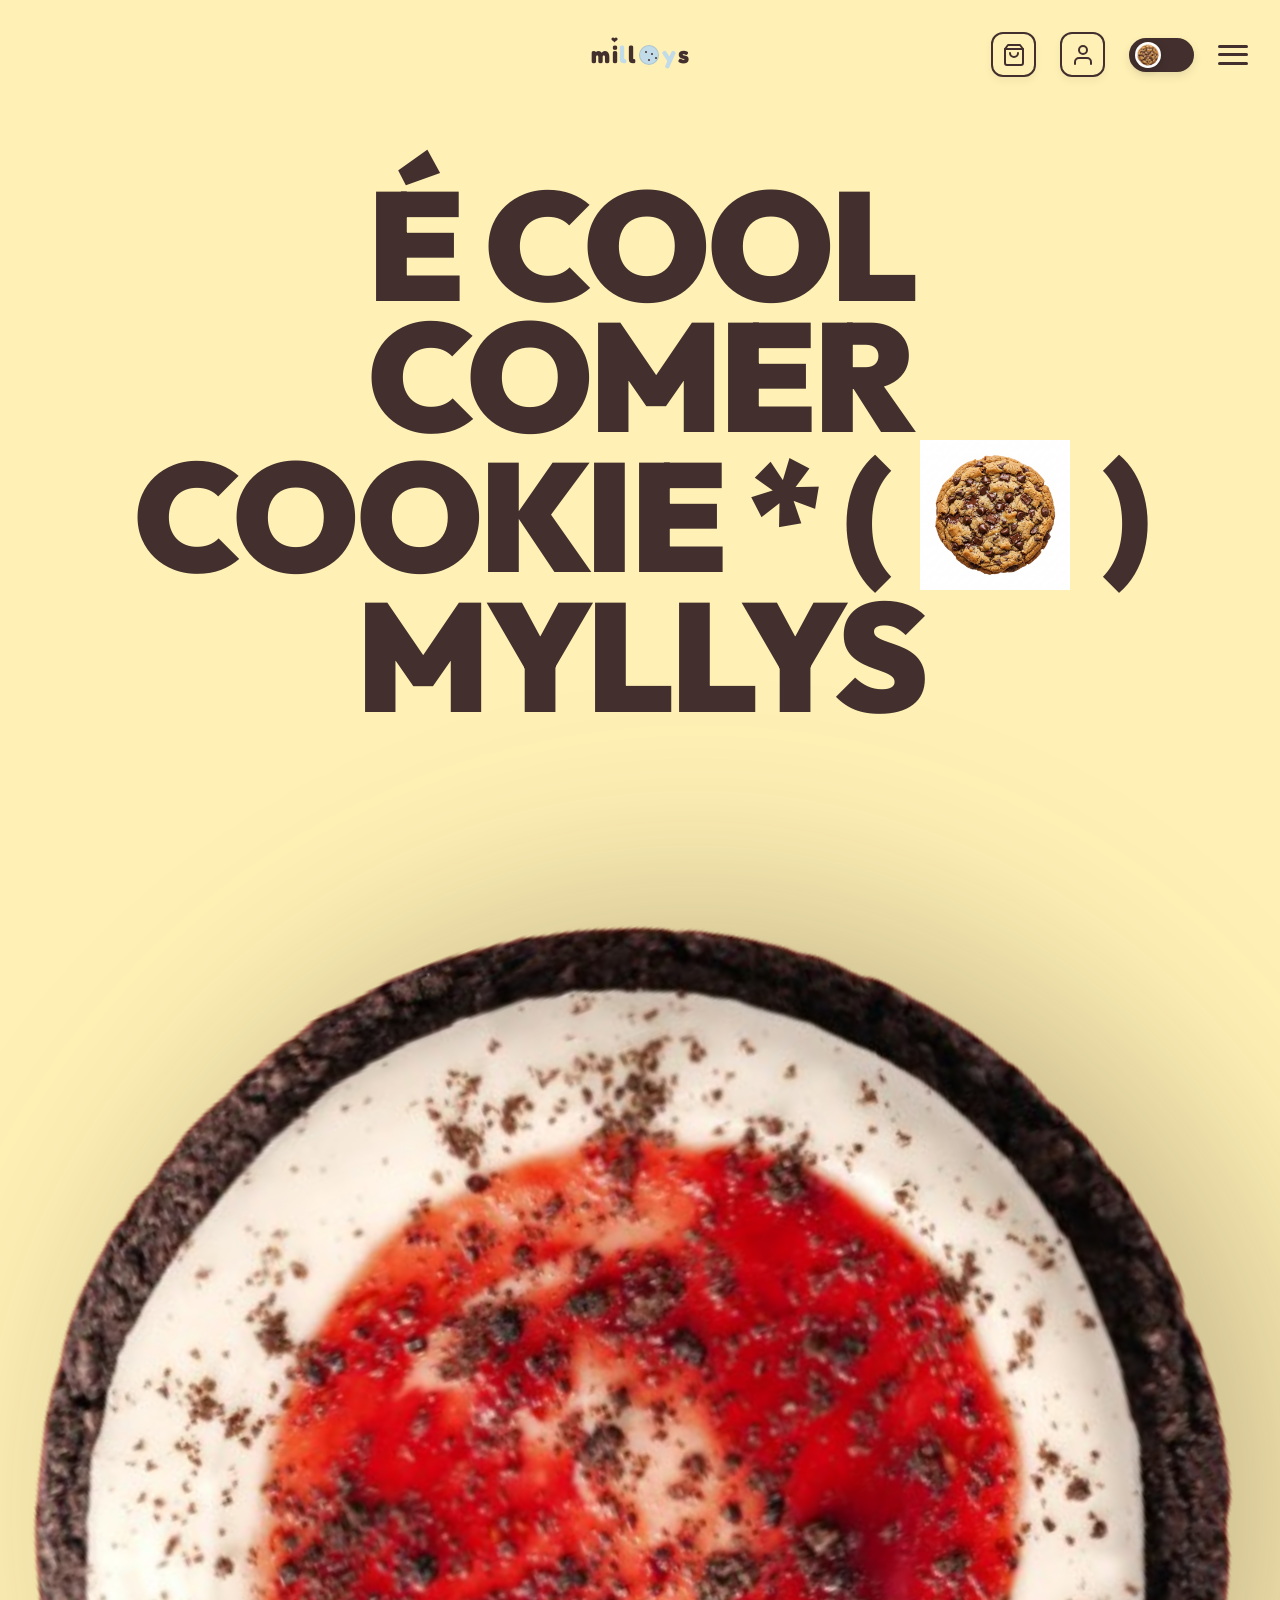
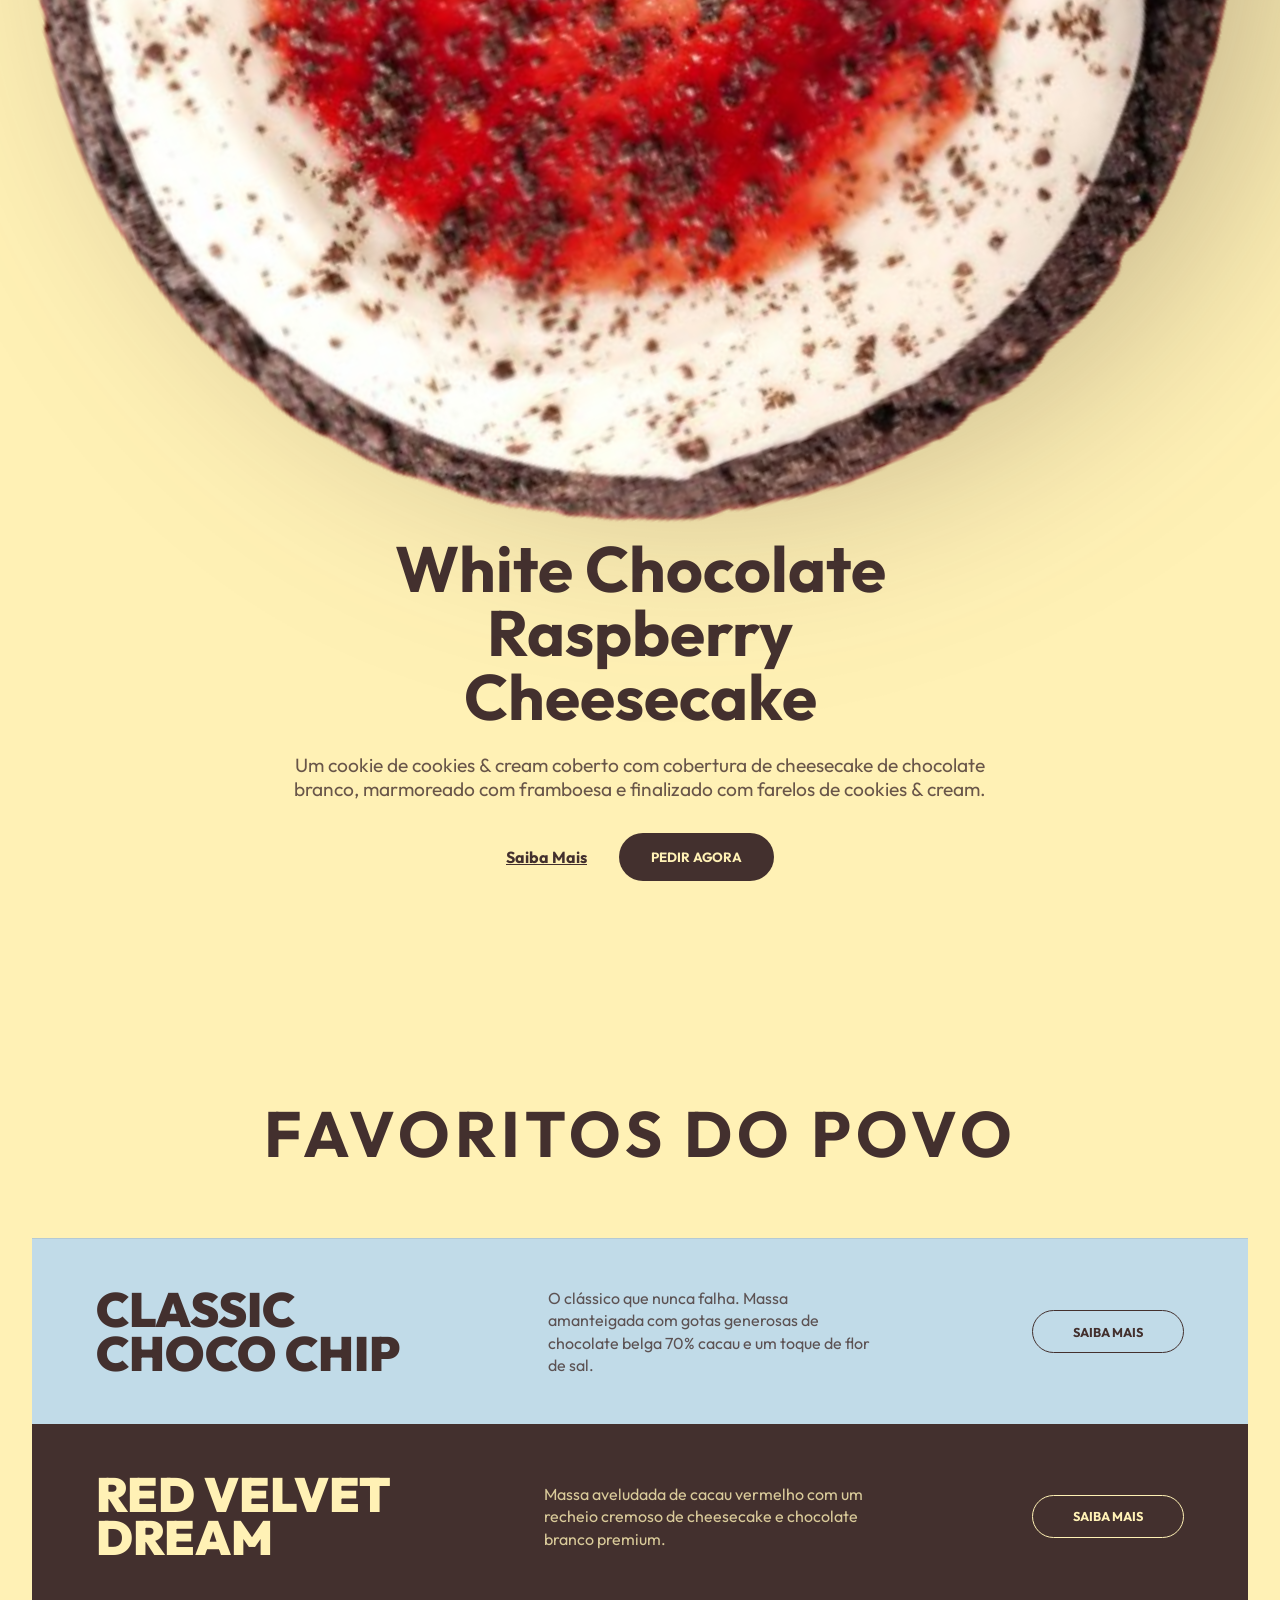
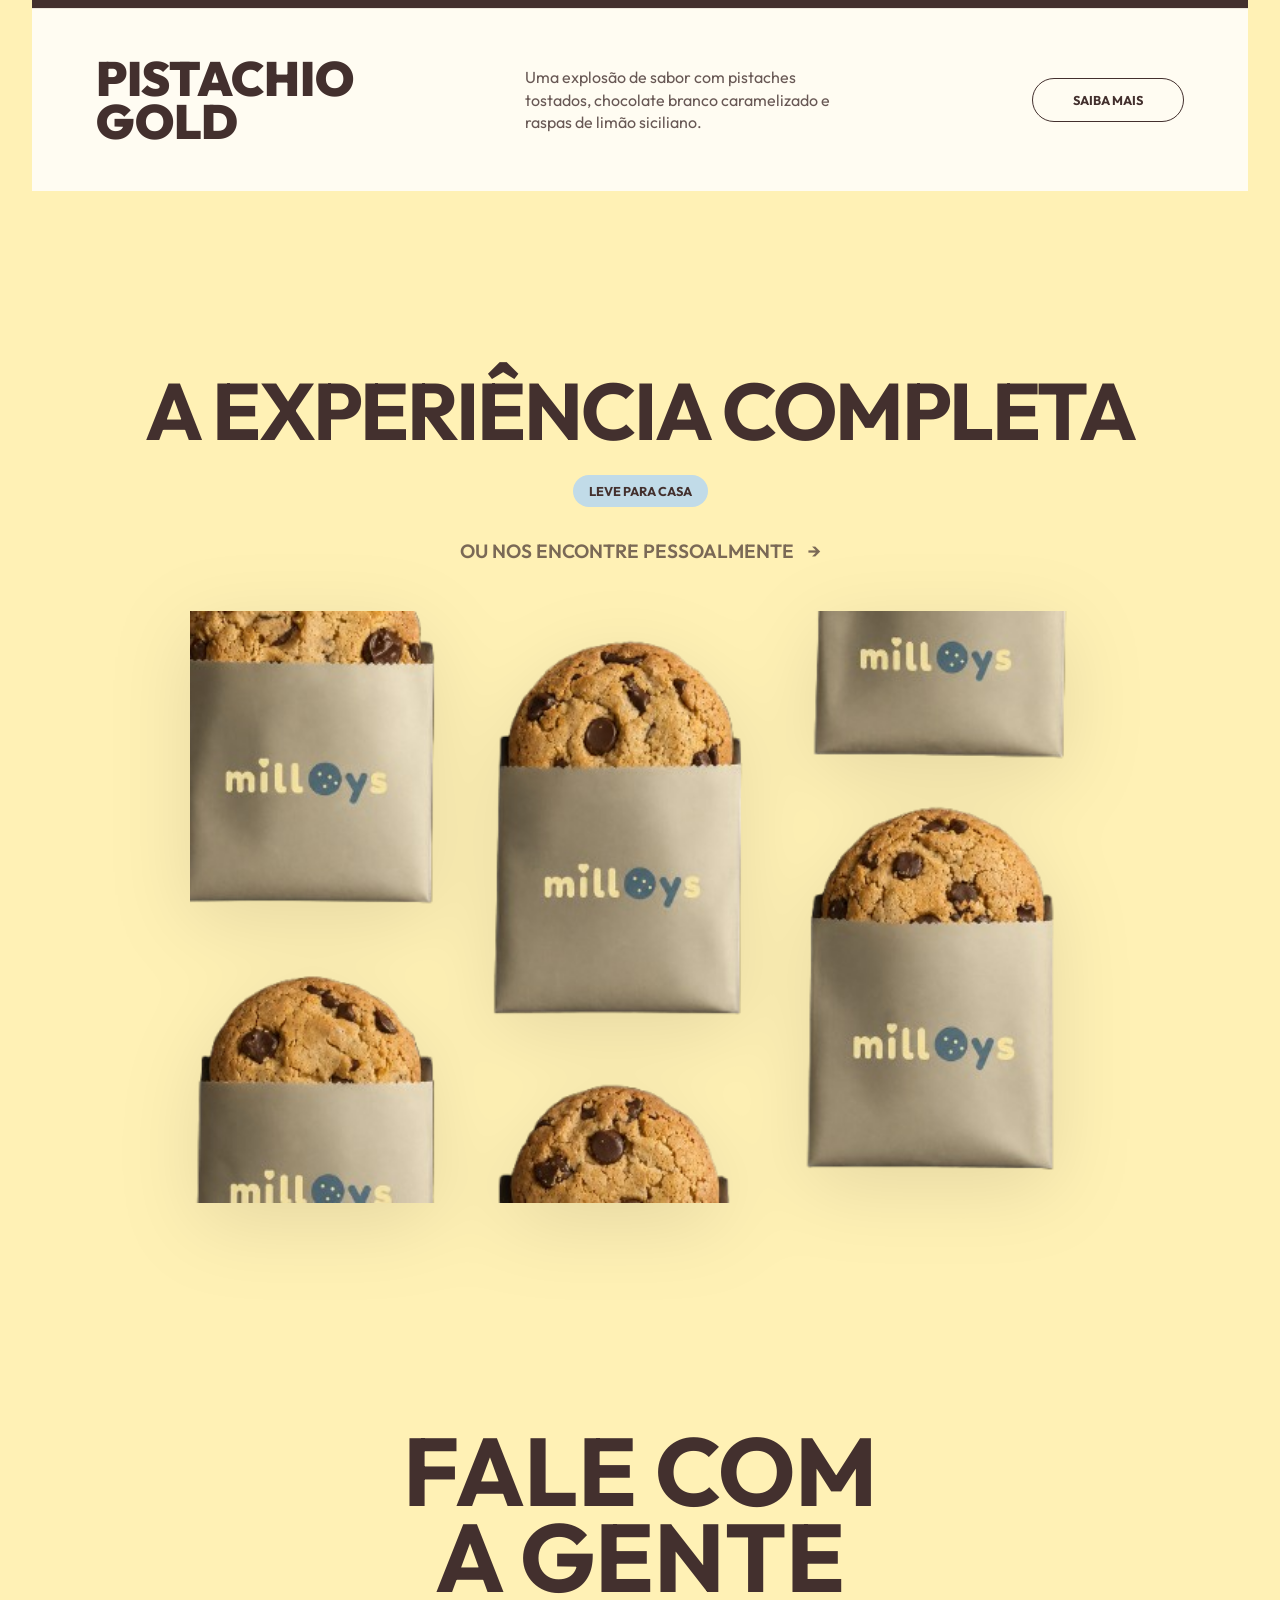
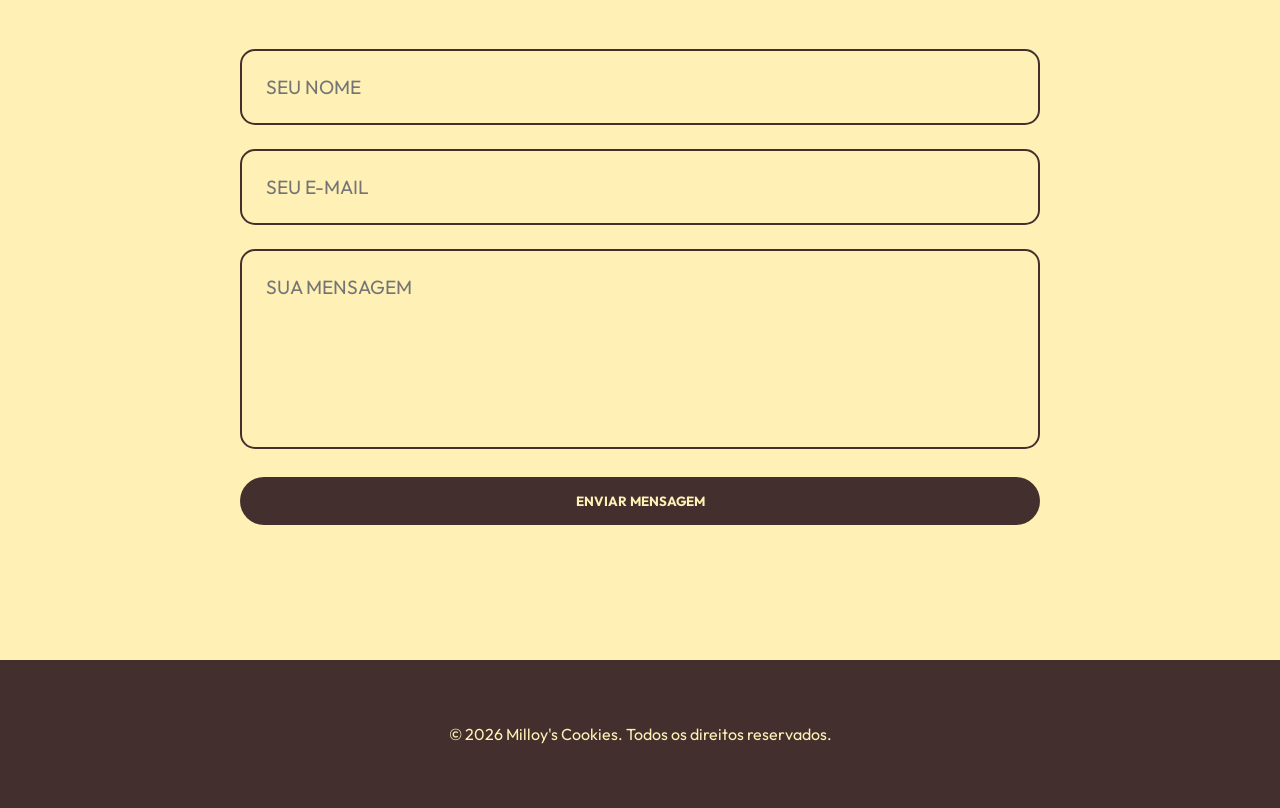
<file: teste/index.html>
<!DOCTYPE html>
<html lang="pt-br">
<head>
    <meta charset="UTF-8">
    <meta name="viewport" content="width=device-width, initial-scale=1.0">
    <title>Milloy's Cookies | Sabores Inesquecíveis</title>
    <link rel="stylesheet" href="style.css">
    <link href="https://fonts.googleapis.com/css2?family=Gochi+Hand&display=swap" rel="stylesheet">
</head>
<body>
    <header>
        <div class="header-placeholder"></div>
        <a href="#" class="logo-small" id="main-logo">
            <span class="m">m</span>
            <span class="i">i<span class="heart">❤</span></span>
            <span class="l1">l</span>
            <span class="l2">l</span>
            <span class="cookie-o"></span>
            <span class="glass-y">y</span>
            <span class="s">s</span>
        </a>
        <div class="header-placeholder right">
            <button id="cart-icon-btn" class="icon-btn" aria-label="Carrinho">
                <svg viewBox="0 0 24 24" width="24" height="24" stroke="currentColor" stroke-width="2" fill="none" stroke-linecap="round" stroke-linejoin="round"><path d="M6 2L3 6v14a2 2 0 0 0 2 2h14a2 2 0 0 0 2-2V6l-3-4Z"></path><line x1="3" y1="6" x2="21" y2="6"></line><path d="M16 10a4 4 0 0 1-8 0"></path></svg>
            </button>
            <button id="user-icon-btn" class="icon-btn" aria-label="Login">
                <svg viewBox="0 0 24 24" width="24" height="24" stroke="currentColor" stroke-width="2" fill="none" stroke-linecap="round" stroke-linejoin="round"><path d="M20 21v-2a4 4 0 0 0-4-4H8a4 4 0 0 0-4 4v2"></path><circle cx="12" cy="7" r="4"></circle></svg>
            </button>
            <button id="theme-toggle" class="theme-toggle" aria-label="Alternar tema">
                <span class="toggle-cookie"></span>
            </button>
            <button id="menu-toggle" class="menu-toggle" aria-label="Abrir menu">
                <span></span>
                <span></span>
                <span></span>
            </button>
        </div>
    </header>

    <nav class="nav-menu" id="nav-menu">
        <ul class="nav-links">
            <li><a href="#" class="nav-item" id="open-login" data-text="Login">Login</a></li>
            <li><a href="#" class="nav-item" data-text="Home">Home</a></li>
            <li><a href="#" class="nav-item" id="open-cart" data-text="Carrinho">Carrinho</a></li>
            <li><a href="#" class="nav-item" data-text="Locais">Locais</a></li>
            <li><a href="#" class="nav-item" data-text="Cardápio">Cardápio</a></li>
        </ul>
    </nav>

    <main>
        <section class="hero-minimal">
            <div class="hero-text-container">
                <h1 class="massive-text">
                    É COOL <br>
                    COMER <br>
                    <span class="text-with-image">
                        COOKIE * (
                        <div class="interactive-flavor-container">
                            <img src="cookie1.png" alt="Flavor" id="flavor-preview">
                        </div>
                        )
                    </span> <br>
                    MYLLYS
                </h1>
            </div>
        </section>

        <section class="featured-flavor" id="featured-section">
            <div class="flavor-content">
                <div class="cookie-scroll-container">
                    <img src="cookie_final.png" alt="Featured Cookie" id="scrolling-cookie">
                </div>
                <div class="flavor-info">
                    <span class="badge">Apenas esta semana</span>
                    <h2>White Chocolate <br> Raspberry <br> Cheesecake</h2>
                    <p>Um cookie de cookies & cream coberto com cobertura de cheesecake de chocolate branco, marmoreado com framboesa e finalizado com farelos de cookies & cream.</p>
                    <div class="flavor-actions">
                        <a href="#" class="link">Saiba Mais</a>
                        <button class="cta-button">Pedir Agora</button>
                    </div>
                </div>
            </div>
        </section>

        <section class="favorites-section" id="favorites-section">
            <h2 class="section-title">Favoritos do Povo</h2>
            
            <div class="favorites-container">
                <!-- Card 1 -->
                <div class="favorite-card" style="--bg-card: var(--blue);">
                    <div class="card-left">
                        <h3>Classic <br> Choco Chip</h3>
                    </div>
                    <div class="card-center">
                        <p>O clássico que nunca falha. Massa amanteigada com gotas generosas de chocolate belga 70% cacau e um toque de flor de sal.</p>
                    </div>
                    <div class="card-right">
                        <a href="#" class="read-more">Saiba Mais</a>
                    </div>
                </div>

                <!-- Card 2 -->
                <div class="favorite-card" style="--bg-card: var(--burgundy); --text-card: var(--buttermilk);">
                    <div class="card-left">
                        <h3>Red Velvet <br> Dream</h3>
                    </div>
                    <div class="card-center">
                        <p>Massa aveludada de cacau vermelho com um recheio cremoso de cheesecake e chocolate branco premium.</p>
                    </div>
                    <div class="card-right">
                        <a href="#" class="read-more">Saiba Mais</a>
                    </div>
                </div>

                <!-- Card 3 -->
                <div class="favorite-card" style="--bg-card: var(--cream-light);">
                    <div class="card-left">
                        <h3>Pistachio <br> Gold</h3>
                    </div>
                    <div class="card-center">
                        <p>Uma explosão de sabor com pistaches tostados, chocolate branco caramelizado e raspas de limão siciliano.</p>
                    </div>
                    <div class="card-right">
                        <a href="#" class="read-more">Saiba Mais</a>
                    </div>
                </div>
            </div>
        </section>



        <div class="horizontal-slider">
            <section class="showcase-section" id="packaging-showcase">
                <div class="showcase-container">
                    <div class="showcase-item packaging-side full-width">
                        <div class="packaging-text-overlay">
                            <h2>A EXPERIÊNCIA COMPLETA</h2>
                            <span class="badge">Leve para casa</span>
                            <p class="drag-hint">ou nos encontre pessoalmente <span class="arrow-swipe">→</span></p>
                        </div>
                        <img src="packaging.png" alt="Milloy's Packaging" class="packaging-img">
                    </div>
                </div>
            </section>

            <section class="locations-section" id="locations-section">
                <div class="locations-content">
                    <h2 class="massive-text-small">ONDE NOS <br> ENCONTRAR</h2>
                    <div class="locations-grid">
                        <div class="location-item">
                            <h3>São Paulo</h3>
                            <p>Rua dos Cookies, 123 - Pinheiros</p>
                            <p class="hours">Aberto até as 22h</p>
                        </div>
                        <div class="location-item">
                            <h3>Rio de Janeiro</h3>
                            <p>Av. Atlântica, 456 - Copacabana</p>
                            <p class="hours">Aberto até as 20h</p>
                        </div>
                        <div class="location-item">
                            <h3>Curitiba</h3>
                            <p>Rua XV de Novembro, 789 - Centro</p>
                            <p class="hours">Aberto até as 19h</p>
                        </div>
                    </div>
                    <p class="final-phrase">Vai ser cool te encontrar!</p>
                </div>
            </section>
        </div>

        <section class="contact-section" id="contact-section">
            <div class="contact-container">
                <h2>FALE COM <br> A GENTE</h2>
                <form action="https://formspree.io/f/elili.silva78@gmail.com" method="POST" class="contact-form">
                    <div class="form-group">
                        <input type="text" name="name" placeholder="SEU NOME" required>
                    </div>
                    <div class="form-group">
                        <input type="email" name="email" placeholder="SEU E-MAIL" required>
                    </div>
                    <div class="form-group">
                        <textarea name="message" placeholder="SUA MENSAGEM" required></textarea>
                    </div>
                    <button type="submit" class="cta-button">Enviar Mensagem</button>
                </form>
            </div>
        </section>

        <!-- Overlay: Login/Cadastro -->
        <div id="login-overlay" class="full-overlay">
            <button class="close-overlay" id="close-login">&times;</button>
            <div class="overlay-content">
                <div class="form-tabs">
                    <button class="tab-btn active" data-target="login-form">LOGIN</button>
                    <button class="tab-btn" data-target="register-form">CADASTRO</button>
                </div>
                <form id="login-form" class="auth-form active">
                    <input type="email" placeholder="E-MAIL" required>
                    <input type="password" placeholder="SENHA" required>
                    <button type="submit" class="cta-button">Entrar</button>
                </form>
                <form id="register-form" class="auth-form">
                    <input type="text" placeholder="NOME COMPLETO" required>
                    <input type="email" placeholder="E-MAIL" required>
                    <input type="password" placeholder="CRIAR SENHA" required>
                    <button type="submit" class="cta-button">Criar Conta</button>
                </form>
            </div>
        </div>

        <!-- Overlay: Carrinho -->
        <div id="cart-overlay" class="full-overlay">
            <button class="close-overlay" id="close-cart">&times;</button>
            <div class="overlay-content">
                <h2 class="massive-text-small">SEU CARRINHO</h2>
                <div class="cart-items">
                    <p class="empty-cart">Seu carrinho está vazio :( <br> Que tal adicionar um cookie?</p>
                </div>
                <div class="cart-footer">
                    <div class="total">Total: R$ 0,00</div>
                    <button class="cta-button">Finalizar Compra</button>
                </div>
            </div>
        </div>

        <!-- Outras seções virão aqui -->
    </main>

    <footer>
        <p>&copy; 2026 Milloy's Cookies. Todos os direitos reservados.</p>
    </footer>

    <script src="app.js"></script>
</body>
</html>
</file>
<file: teste/style.css>
@import url('https://fonts.googleapis.com/css2?family=Fredoka:wght@300;400;600;700&family=Outfit:wght@400;700;900&display=swap');

:root {
    --burgundy: #43302E;
    --blue: #C1DBE8;
    --buttermilk: #FFF1B5;
    --cream-light: #FFFCF2;
    
    --transition: all 0.4s cubic-bezier(0.23, 1, 0.32, 1);
}

body.dark-mode {
    --burgundy: #FFF1B5;
    --buttermilk: #2D1B1B; /* Chocolate Amargo */
    --blue: #89A8B2;
}

* {
    margin: 0;
    padding: 0;
    box-sizing: border-box;
}

body {
    font-family: 'Outfit', sans-serif;
    background-color: var(--buttermilk);
    color: var(--burgundy);
    overflow-x: hidden;
}

header {
    display: flex;
    justify-content: center;
    align-items: center;
    padding: 2rem;
    position: fixed;
    width: 100%;
    top: 0;
    z-index: 1000;
}

.header-placeholder { flex: 1; }

.logo-small {
    display: flex;
    align-items: center;
    gap: 0.1rem;
    font-family: 'Fredoka', sans-serif;
    font-weight: 700;
    font-size: 1.5rem; /* Logo pequeno */
    text-decoration: none;
    transition: var(--transition);
}

.logo-small:hover { transform: scale(1.1); }

.logo-small span { display: inline-block; }
.logo-small .m, .logo-small .i { color: var(--burgundy); }
.logo-small .i { position: relative; }
.logo-small .heart { 
    font-size: 0.5rem; 
    color: var(--burgundy); 
    position: absolute; 
    top: -5px; 
    left: 50%; 
    transform: translateX(-50%);
}
.logo-small .l1 { color: var(--blue); }
.logo-small .l2 { color: var(--burgundy); }

.logo-small .cookie-o {
    width: 20px;
    height: 20px;
    background: var(--blue);
    border-radius: 50%;
    display: inline-block;
    position: relative;
    border: 1px solid rgba(0,0,0,0.1);
    margin: 0 2px;
}

.logo-small .cookie-o::after {
    content: '';
    position: absolute;
    width: 2px; height: 2px; background: var(--burgundy); border-radius: 50%;
    top: 5px; left: 5px;
    box-shadow: 6px 2px 0 var(--burgundy), 3px 8px 0 var(--burgundy), 10px 6px 0 var(--burgundy);
}

.logo-small .glass-y { color: var(--blue); }
.logo-small .s { color: var(--burgundy); }

/* Hero Style Inspired by "THE ART OF HACKING" */
.hero-minimal {
    min-height: 100vh;
    display: flex;
    justify-content: center;
    align-items: center;
    text-align: center;
    padding: 6rem 2rem;
    background-color: var(--buttermilk);
}

.massive-text {
    font-size: clamp(3rem, 12vw, 12rem);
    font-weight: 900;
    line-height: 0.85;
    letter-spacing: -4px;
    color: var(--burgundy);
    text-transform: uppercase;
}

.text-with-image {
    display: inline-flex;
    align-items: center;
    gap: 1rem;
}

.interactive-flavor-container {
    width: 150px;
    height: 150px;
    background: transparent;
    display: inline-block;
    overflow: hidden;
    position: relative;
    margin: 0 1rem;
    border: none;
    vertical-align: middle;
    cursor: pointer;
    transition: transform 0.3s cubic-bezier(0.175, 0.885, 0.32, 1.275);
}

.interactive-flavor-container:hover {
    transform: scale(1.1) rotate(5deg);
}

.interactive-flavor-container img {
    width: 100%;
    height: 100%;
    object-fit: cover;
    /* mix-blend-mode: multiply; removido para manter cores vibrantes no novo fundo */
    transition: opacity 0.3s ease;
}

/* Featured Flavor Section */
.featured-flavor {
    min-height: 150vh; /* Espaço para o scroll */
    padding: 10vh 5vw;
    background-color: var(--buttermilk);
    position: relative;
    display: flex;
    align-items: center;
}

.flavor-content {
    display: flex;
    flex-direction: column; /* Stack vertical */
    align-items: center;
    justify-content: center;
    width: 100%;
    gap: 2rem;
    text-align: center;
}

.cookie-scroll-container {
    width: 100%;
    display: flex;
    justify-content: center;
    align-items: center;
    perspective: 1500px;
}

#scrolling-cookie {
    width: 100vw;
    max-width: 1000px;
    filter: drop-shadow(0 50px 80px rgba(67, 48, 46, 0.3));
    /* mix-blend-mode removido pois a imagem já é transparente */
    transition: transform 0.1s ease-out;
    will-change: transform;
}

.flavor-info {
    max-width: 800px;
    padding: 2rem;
}

.badge {
    background: var(--blue);
    color: var(--burgundy);
    padding: 0.5rem 1rem;
    border-radius: 50px;
    font-weight: 700;
    text-transform: uppercase;
    font-size: 0.8rem;
    display: inline-block;
    margin-bottom: 1.5rem;
}

.flavor-info h2 {
    font-size: clamp(2.5rem, 5vw, 4.5rem);
    line-height: 1;
    margin-bottom: 1.5rem;
    color: var(--burgundy);
}

.flavor-info p {
    font-size: 1.2rem;
    margin-bottom: 2rem;
    color: rgba(67, 48, 46, 0.8);
}

.flavor-actions {
    display: flex;
    align-items: center;
    justify-content: center; /* Centralizar ações */
    gap: 2rem;
}

.flavor-actions .link {
    color: var(--burgundy);
    font-weight: 700;
    text-decoration: underline;
}

.cta-button {
    background-color: var(--burgundy);
    color: var(--buttermilk);
    border: none;
    padding: 1rem 2rem;
    font-family: 'Outfit', sans-serif;
    font-weight: 700;
    text-transform: uppercase;
    border-radius: 50px;
    cursor: pointer;
    transition: var(--transition);
}

.cta-button:hover {
    background-color: var(--blue);
    color: var(--burgundy);
    transform: translateY(-3px);
}

footer {
    padding: 4rem;
    text-align: center;
    background: var(--burgundy);
    color: var(--buttermilk);
}

.header-placeholder.right {
    display: flex;
    justify-content: flex-end;
    align-items: center;
    gap: 1.5rem;
}

/* Menu Toggle (Hambúrguer) */
.menu-toggle {
    background: transparent;
    border: none;
    width: 30px;
    height: 20px;
    display: flex;
    flex-direction: column;
    justify-content: space-between;
    cursor: pointer;
    z-index: 2001;
}

.menu-toggle span {
    display: block;
    width: 100%;
    height: 3px;
    background-color: var(--burgundy);
    transition: var(--transition);
    border-radius: 3px;
}

/* Transformação em X */
.menu-toggle.active span:nth-child(1) {
    transform: translateY(8.5px) rotate(45deg);
}

.menu-toggle.active span:nth-child(2) {
    opacity: 0;
}

.menu-toggle.active span:nth-child(3) {
    transform: translateY(-8.5px) rotate(-45deg);
}

/* Nav Menu Overlay */
.nav-menu {
    position: fixed;
    top: 0;
    left: 0;
    width: 100%;
    height: 100%;
    background-color: var(--buttermilk);
    display: flex;
    justify-content: center;
    align-items: center;
    z-index: 2000;
    opacity: 0; /* Começa invisível */
    visibility: hidden; /* Totalmente escondido */
    pointer-events: none; /* Não aceita cliques */
    transition: all 0.5s cubic-bezier(0.77, 0, 0.175, 1);
}

.nav-menu.active {
    opacity: 1;
    visibility: visible;
    pointer-events: all;
}

.nav-links {
    list-style: none;
    text-align: center;
}

.nav-links li {
    margin: 0.5rem 0; /* Margem reduzida */
    overflow: hidden;
}

.nav-item {
    font-size: clamp(2.5rem, 8vw, 6rem); /* Tamanho reduzido para 8vw */
    font-weight: 900;
    text-decoration: none;
    color: var(--burgundy);
    text-transform: uppercase;
    display: block;
    line-height: 0.9;
    transition: var(--transition);
    position: relative;
}

.nav-item:hover {
    color: var(--blue);
    transform: skewX(-10deg);
}

.nav-item::before {
    content: attr(data-text);
    position: absolute;
    top: 0;
    left: 0;
    width: 0;
    color: var(--blue);
    overflow: hidden;
    transition: width 0.3s;
    white-space: nowrap;
}

.nav-item:hover::before {
    width: 100%;
}

.theme-toggle {
    background: var(--burgundy);
    border: 2px solid var(--burgundy);
    width: 65px;
    height: 34px;
    border-radius: 34px;
    position: relative;
    cursor: pointer;
    display: flex;
    align-items: center;
    padding: 0;
    transition: var(--transition);
    box-shadow: 0 4px 10px rgba(0,0,0,0.1);
    z-index: 2001;
}

.icon-btn {
    background: var(--buttermilk); /* Cor do fundo */
    border: 2.5px solid var(--burgundy); /* Cor oposta */
    color: var(--burgundy); /* Cor oposta */
    width: 45px;
    height: 45px;
    border-radius: 12px;
    cursor: pointer;
    display: flex;
    align-items: center;
    justify-content: center;
    transition: var(--transition);
    box-shadow: 0 4px 8px rgba(0,0,0,0.05);
}

body.dark-mode .icon-btn {
    background: var(--burgundy);
    border-color: var(--buttermilk);
    color: var(--buttermilk);
}

.icon-btn:hover {
    transform: translateY(-3px);
    border-color: var(--blue);
    color: var(--blue);
}

.icon-btn svg {
    width: 24px;
    height: 24px;
}

.toggle-cookie {
    width: 26px;
    height: 26px;
    background-image: url('cookie1.png');
    background-size: cover;
    background-position: center;
    border-radius: 50%;
    position: absolute;
    left: 4px;
    transition: transform 0.5s cubic-bezier(0.68, -0.55, 0.265, 1.55);
    filter: drop-shadow(0 2px 4px rgba(0,0,0,0.2));
}

body.dark-mode .toggle-cookie {
    transform: translateX(30px) rotate(360deg);
}

/* Favorites Section */
.favorites-section {
    padding: 10vh 2rem;
    background-color: var(--buttermilk);
}

.section-title {
    font-size: clamp(2rem, 6vw, 4rem);
    text-align: center;
    text-transform: uppercase;
    font-weight: 700;
    margin-bottom: 4rem;
    color: var(--burgundy);
    letter-spacing: 5px;
}

.favorites-container {
    max-width: 1400px;
    margin: 0 auto;
    display: flex;
    flex-direction: column;
    gap: 0; /* Colados para efeito de catálogo */
}

.favorite-card {
    background-color: var(--bg-card);
    color: var(--text-card, var(--burgundy));
    display: flex;
    align-items: center;
    justify-content: space-between;
    padding: 3rem 4rem;
    border-top: 1px solid rgba(67, 48, 46, 0.1);
    transition: var(--transition);
    position: relative;
}

.favorite-card:hover {
    transform: scale(1.02);
    z-index: 10;
    box-shadow: 0 20px 40px rgba(0,0,0,0.1);
}

.card-left h3 {
    font-size: clamp(1.5rem, 4vw, 3rem);
    line-height: 0.9;
    text-transform: uppercase;
    font-weight: 900;
}

.card-center {
    max-width: 400px;
    padding: 0 2rem;
}

.card-center p {
    font-size: 1rem;
    line-height: 1.4;
    opacity: 0.8;
}

.card-right {
    flex-shrink: 0;
}

.read-more {
    display: inline-block;
    padding: 0.8rem 2.5rem;
    border: 1.5px solid currentColor;
    border-radius: 50px;
    text-decoration: none;
    color: inherit;
    font-weight: 700;
    text-transform: uppercase;
    font-size: 0.8rem;
    transition: var(--transition);
}

.read-more:hover {
    background-color: var(--burgundy);
    color: var(--buttermilk);
    border-color: var(--burgundy);
}

@media (max-width: 992px) {
    .favorite-card {
        flex-direction: column;
        text-align: center;
        gap: 1.5rem;
        padding: 2rem;
    }
    .card-center { padding: 0; }
}

/* Cookie Marquee */
.cookie-marquee {
    background-color: var(--burgundy);
    color: var(--buttermilk);
    padding: 1.5rem 0;
    overflow: hidden;
    position: relative;
    transform: rotate(-1deg) scale(1.05); /* Leve inclinação para estilo zine */
    margin: 4rem 0;
    z-index: 5;
    border-top: 2px solid var(--blue);
    border-bottom: 2px solid var(--blue);
}

.marquee-content {
    display: flex;
    white-space: nowrap;
    gap: 4rem;
    animation: marquee-scroll 20s linear infinite;
    align-items: center;
}

.marquee-content span {
    font-size: 2rem;
    font-weight: 900;
    text-transform: uppercase;
    letter-spacing: 2px;
}

.marquee-content .dot {
    width: 15px;
    height: 15px;
    background-color: var(--blue);
    border-radius: 50%;
    display: inline-block;
}

@keyframes marquee-scroll {
    from {
        transform: translateX(0);
    }
    to {
        transform: translateX(-50%);
    }
}

/* Horizontal Slider Layout */
.horizontal-slider {
    display: flex;
    width: 200vw; /* Duas seções lado a lado */
    transition: transform 0.8s cubic-bezier(0.77, 0, 0.175, 1);
    will-change: transform;
}

.showcase-section, .locations-section {
    width: 100vw; /* Cada seção ocupa a tela inteira */
    flex-shrink: 0;
}

/* Showcase Section (Updated) */
.showcase-section {
    padding: 10vh 5vw;
    background-color: var(--buttermilk);
    text-align: center;
}

.showcase-container {
    display: flex;
    justify-content: center;
    max-width: 1200px;
    margin: 0 auto;
}

.packaging-side.full-width {
    width: 100%;
    display: flex;
    flex-direction: column;
    align-items: center;
}

.packaging-text-overlay {
    margin-bottom: 3rem;
}

.packaging-text-overlay h2 {
    font-size: clamp(2.5rem, 7vw, 5rem);
    line-height: 1;
    color: var(--burgundy);
    letter-spacing: -2px;
    margin-bottom: 1.5rem; /* Espaço para o badge abaixo */
}

.packaging-text-overlay .badge {
    margin-bottom: 1rem;
}

.drag-hint {
    font-size: 1.2rem;
    color: var(--burgundy);
    margin-top: 1rem;
    opacity: 0.7;
    font-weight: 600;
    text-transform: uppercase;
}

.arrow-swipe {
    display: inline-block;
    margin-left: 10px;
    animation: swipe-hint 1.5s infinite alternate;
}

@keyframes swipe-hint {
    from { transform: translateX(0); }
    to { transform: translateX(10px); }
}

.packaging-img {
    width: 100%;
    max-width: 900px;
    height: auto;
    /* mix-blend-mode removido para evitar tom escuro no modo dark */
    transition: var(--transition);
    filter: drop-shadow(0 20px 40px rgba(0,0,0,0.1));
}

body.dark-mode .packaging-img {
    filter: drop-shadow(0 20px 50px rgba(0,0,0,0.4));
}

.showcase-item:hover .packaging-img {
    transform: scale(1.02);
}

/* Locations Section */
.locations-section {
    min-height: 100vh;
    padding: 15vh 5vw;
    background-color: var(--burgundy);
    color: var(--buttermilk);
    display: flex;
    justify-content: center;
    align-items: center;
    text-align: center;
}

.massive-text-small {
    font-size: clamp(3rem, 10vw, 7rem);
    font-weight: 900;
    line-height: 0.85;
    letter-spacing: -2px;
    margin-bottom: 4rem;
}

.final-phrase {
    margin-top: 4rem;
    font-family: 'Gochi Hand', cursive;
    font-size: 2.5rem;
    color: var(--blue);
    transform: rotate(-2deg);
}

/* Contact Section */
.contact-section {
    padding: 15vh 5vw;
    background-color: var(--buttermilk);
    display: flex;
    justify-content: center;
}

.contact-container {
    max-width: 800px;
    width: 100%;
    text-align: center;
}

.contact-container h2 {
    font-size: clamp(3rem, 8vw, 6rem);
    line-height: 0.9;
    color: var(--burgundy);
    margin-bottom: 3rem;
}

.contact-form {
    display: flex;
    flex-direction: column;
    gap: 1.5rem;
}

.form-group input, .form-group textarea {
    width: 100%;
    padding: 1.5rem;
    background: transparent;
    border: 2px solid var(--burgundy);
    font-family: inherit;
    font-size: 1.2rem;
    color: var(--burgundy);
    border-radius: 15px;
    transition: var(--transition);
}

.form-group textarea {
    height: 200px;
    resize: none;
}

.form-group input:focus, .form-group textarea:focus {
    outline: none;
    background: rgba(67, 48, 46, 0.05);
    transform: translateY(-5px);
}

/* Overlays Common */
.full-overlay {
    position: fixed;
    top: 0;
    left: 0;
    width: 100%;
    height: 100%;
    background-color: var(--buttermilk);
    z-index: 3000;
    display: none; /* Escondido por padrão */
    justify-content: center;
    align-items: center;
    padding: 2rem;
}

body.dark-mode .full-overlay {
    background-color: var(--burgundy);
}

.close-overlay {
    position: absolute;
    top: 2rem;
    right: 2rem;
    font-size: 4rem;
    background: none;
    border: none;
    color: var(--burgundy);
    cursor: pointer;
}

body.dark-mode .close-overlay { color: var(--buttermilk); }

.overlay-content {
    max-width: 600px;
    width: 100%;
    text-align: center;
}

/* Auth Forms (Login/Register) */
.form-tabs {
    display: flex;
    justify-content: center;
    gap: 2rem;
    margin-bottom: 3rem;
}

.tab-btn {
    font-size: 1.5rem;
    font-weight: 800;
    background: none;
    border: none;
    color: var(--burgundy);
    opacity: 0.3;
    cursor: pointer;
}

.tab-btn.active {
    opacity: 1;
    text-decoration: underline;
}

.auth-form {
    display: none;
    flex-direction: column;
    gap: 1rem;
}

.auth-form.active { display: flex; }

.auth-form input {
    padding: 1.2rem;
    border: 2px solid var(--burgundy);
    background: transparent;
    border-radius: 10px;
    font-size: 1rem;
}

/* Cart Styles */
.cart-items {
    margin: 4rem 0;
}

.empty-cart {
    font-size: 1.5rem;
    opacity: 0.6;
}

.cart-footer {
    border-top: 2px solid var(--burgundy);
    padding-top: 2rem;
}

.total {
    font-size: 2rem;
    font-weight: 900;
    margin-bottom: 2rem;
}

.locations-grid {
    display: grid;
    grid-template-columns: repeat(auto-fit, minmax(280px, 1fr));
    gap: 3rem;
    max-width: 1200px;
    margin: 0 auto;
}

.location-item {
    padding: 2rem;
    border: 1px solid rgba(255, 241, 181, 0.2);
    border-radius: 20px;
    transition: var(--transition);
}

.location-item:hover {
    background-color: rgba(255, 241, 181, 0.05);
    transform: translateY(-10px);
}

.location-item h3 {
    font-size: 2rem;
    margin-bottom: 1rem;
    color: var(--blue);
}

.location-item p {
    font-size: 1.1rem;
    opacity: 0.9;
    margin-bottom: 0.5rem;
}

.hours {
    font-weight: 700;
    font-size: 0.9rem !important;
    text-transform: uppercase;
    color: var(--blue);
    margin-top: 1rem;
}

@media (max-width: 768px) {
    .massive-text-small { font-size: 3.5rem; }
}
</file>
